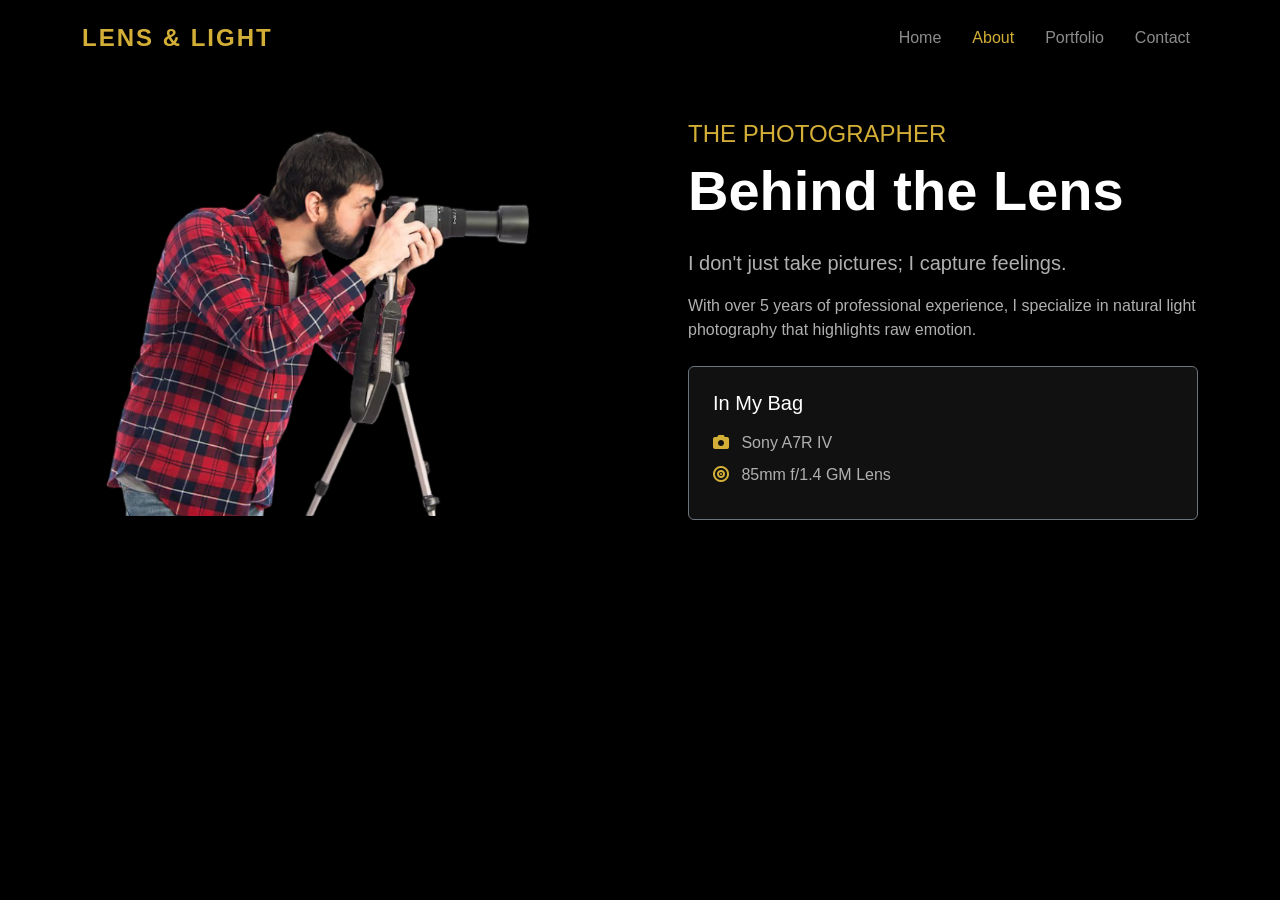
<file: about.html>
<!DOCTYPE html>
<html lang="en">
<head>
    <meta charset="UTF-8">
    <meta name="viewport" content="width=device-width, initial-scale=1.0">
    <title>About | Lens & Light</title>
    <link href="https://cdn.jsdelivr.net/npm/bootstrap@5.3.0/dist/css/bootstrap.min.css" rel="stylesheet">
    <link rel="stylesheet" href="https://cdnjs.cloudflare.com/ajax/libs/font-awesome/6.0.0/css/all.min.css">
    <link rel="stylesheet" href="style.css">
</head>
<body class="bg-black text-white">

    <nav class="navbar navbar-expand-lg navbar-dark fixed-top">
        <div class="container">
            <a class="navbar-brand logo" href="index.html">Lens & Light</a>
            <button class="navbar-toggler" type="button" data-bs-toggle="collapse" data-bs-target="#navbarNav">
                <span class="navbar-toggler-icon"></span>
            </button>
            <div class="collapse navbar-collapse" id="navbarNav">
                <ul class="navbar-nav ms-auto">
                    <li class="nav-item"><a class="nav-link" href="index.html">Home</a></li>
                    <li class="nav-item"><a class="nav-link active" href="about.html">About</a></li>
                    <li class="nav-item"><a class="nav-link" href="blog.html">Portfolio</a></li>
                    <li class="nav-item"><a class="nav-link" href="contact.html">Contact</a></li>
                </ul>
            </div>
        </div>
    </nav>

    <section class="container" style="margin-top: 120px;">
        <div class="row align-items-center">
            <div class="col-lg-6">
                <img src="photographer-taking-photo_1368-3529.png" class="img-fluid rounded shadow-lg mb-4 mb-lg-0">
            </div>
            <div class="col-lg-6 ps-lg-5">
                <h4 class="text-gold text-uppercase">The Photographer</h4>
                <h1 class="display-4 fw-bold mb-4">Behind the Lens</h1>
                <p class="lead text-secondary">I don't just take pictures; I capture feelings.</p>
                <p class="text-secondary">With over 5 years of professional experience, I specialize in natural light photography that highlights raw emotion.</p>
                <div class="mt-4 p-4 rounded border border-secondary" style="background: #111;">
                    <h5 class="text-white mb-3">In My Bag</h5>
                    <ul class="list-unstyled text-secondary mb-0">
                        <li class="mb-2"><i class="fas fa-camera text-gold me-2"></i> Sony A7R IV</li>
                        <li class="mb-2"><i class="fas fa-bullseye text-gold me-2"></i> 85mm f/1.4 GM Lens</li>
                    </ul>
                </div>
            </div>
        </div>
    </section>
    
    <script src="https://cdn.jsdelivr.net/npm/bootstrap@5.3.0/dist/js/bootstrap.bundle.min.js"></script>
    <script type="module" src="script.js"></script>
</body>
</html>
</file>
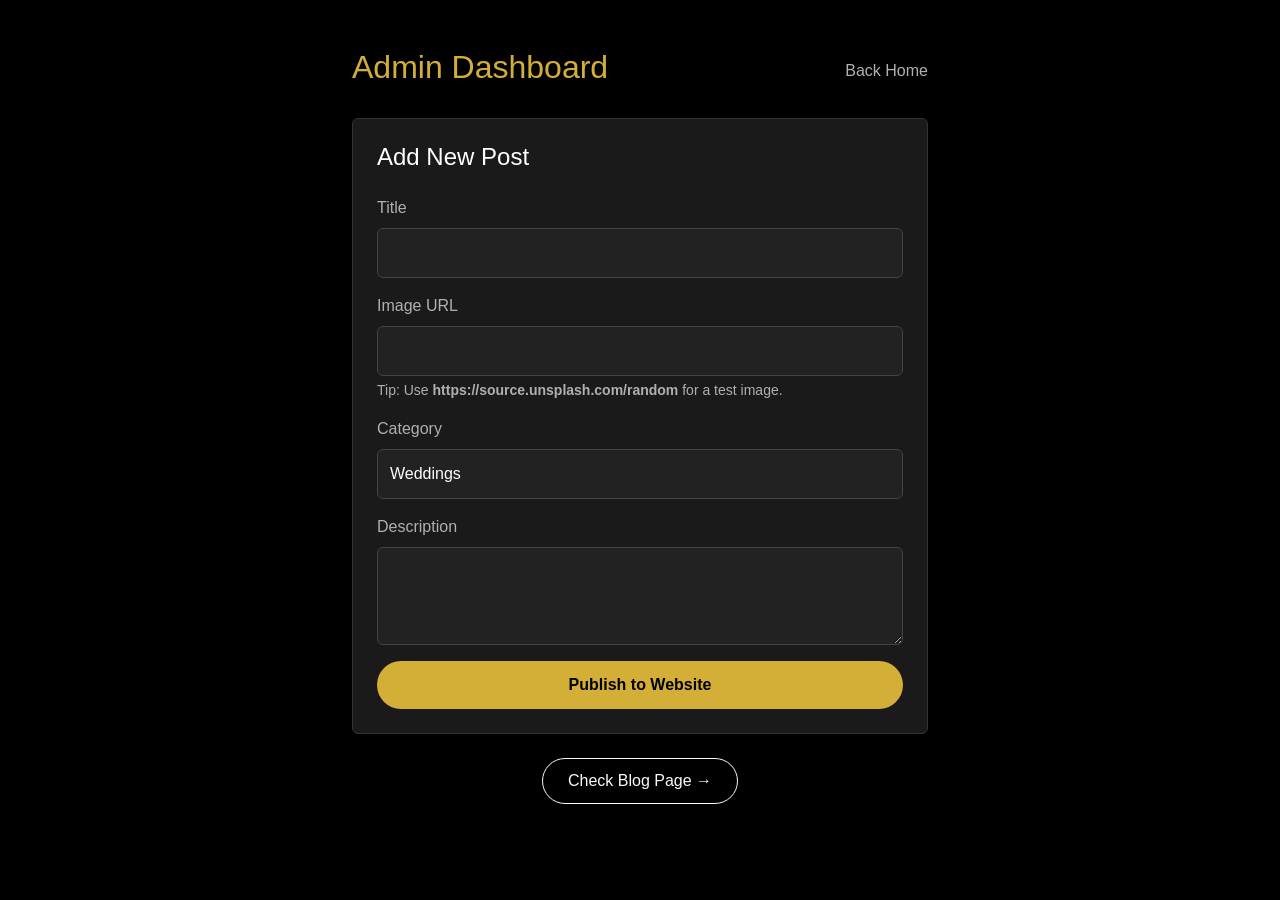
<file: admin.html>
<!DOCTYPE html>
<html lang="en">
<head>
    <meta charset="UTF-8">
    <meta name="viewport" content="width=device-width, initial-scale=1.0">
    <title>Admin Dashboard | Lens & Light</title>
    <link href="https://cdn.jsdelivr.net/npm/bootstrap@5.3.0/dist/css/bootstrap.min.css" rel="stylesheet">
    <link rel="stylesheet" href="style.css">
</head>
<body class="bg-black text-white">

    <div class="container mt-5" style="max-width: 600px;">
        <div class="d-flex justify-content-between align-items-center mb-4">
            <h2 class="text-gold">Admin Dashboard</h2>
            <a href="index.html" class="text-secondary text-decoration-none">Back Home</a>
        </div>
        
        <div class="card p-4">
            <h4 class="text-white mb-4">Add New Post</h4>
            
            <form id="blogForm">
                <div class="mb-3">
                    <label class="form-label text-secondary">Title</label>
                    <input type="text" id="title" class="form-control" placeholder="e.g. Sunset in Bali" required>
                </div>

                <div class="mb-3">
                    <label class="form-label text-secondary">Image URL</label>
                    <input type="url" id="imageUrl" class="form-control" placeholder="https://source.unsplash.com/random" required>
                    <div class="form-text text-secondary">Tip: Use <b>https://source.unsplash.com/random</b> for a test image.</div>
                </div>

                <div class="mb-3">
                    <label class="form-label text-secondary">Category</label>
                    <select id="category" class="form-control">
                        <option>Weddings</option>
                        <option>Portraits</option>
                        <option>Naturee</option>
                        <option>Events</option>
                    </select>
                </div>

                <div class="mb-3">
                    <label class="form-label text-secondary">Description</label>
                    <textarea id="desc" class="form-control" rows="3" required></textarea>
                </div>

                <button type="submit" class="btn btn-gold w-100">Publish to Website</button>
            </form>
        </div>
        
        <div class="text-center mt-4">
            <a href="blog.html" class="btn btn-outline-light">Check Blog Page &rarr;</a>
        </div>
    </div>

    <script src="script.js"></script>
</body>
</html>
</file>
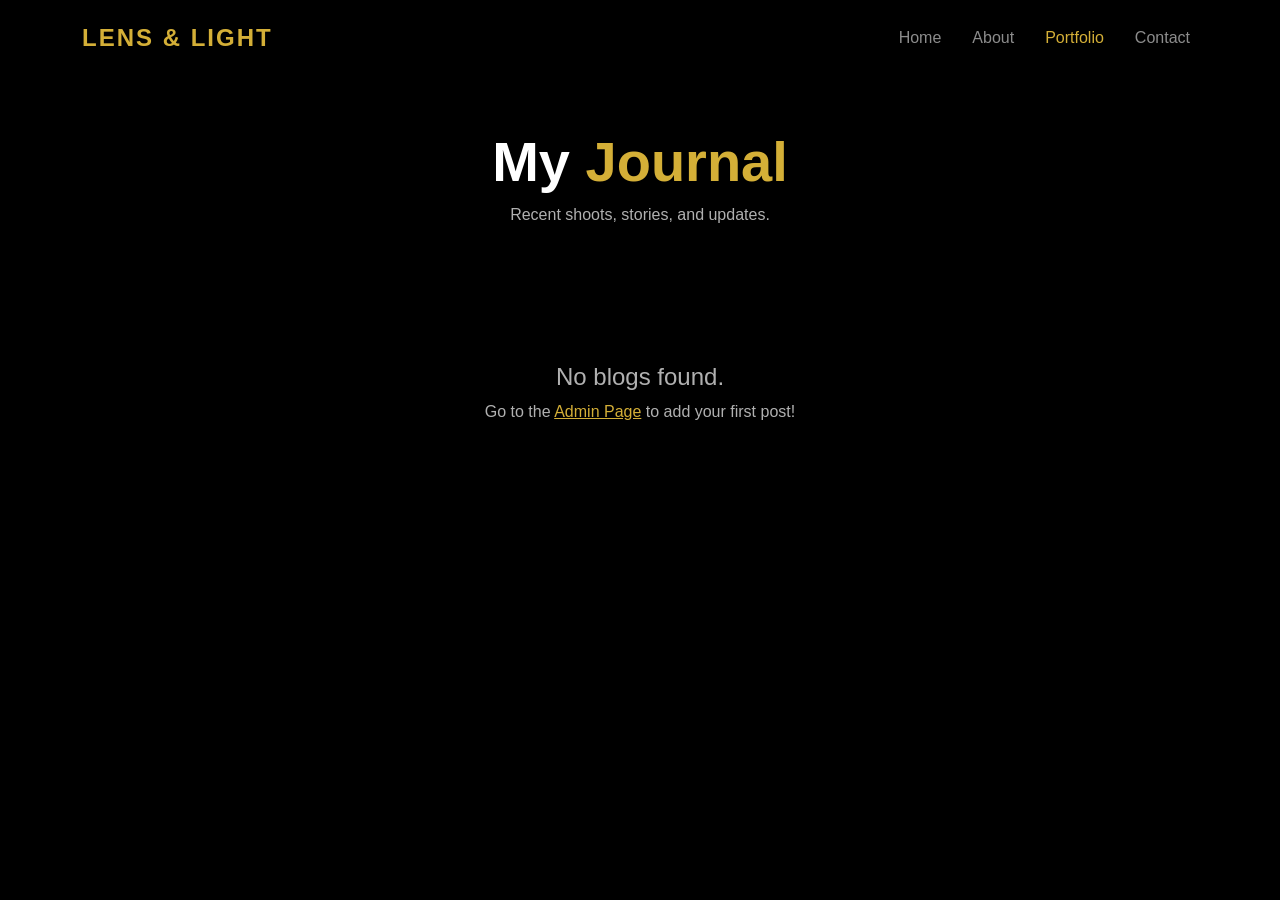
<file: blog.html>
<!DOCTYPE html>
<html lang="en">
<head>
    <meta charset="UTF-8">
    <meta name="viewport" content="width=device-width, initial-scale=1.0">
    <title>Portfolio | Lens & Light</title>
    <link href="https://cdn.jsdelivr.net/npm/bootstrap@5.3.0/dist/css/bootstrap.min.css" rel="stylesheet">
    <link rel="stylesheet" href="style.css">
</head>
<body class="bg-black text-white">

    <nav class="navbar navbar-expand-lg navbar-dark fixed-top">
        <div class="container">
            <a class="navbar-brand logo" href="index.html">Lens & Light</a>
            <button class="navbar-toggler" type="button" data-bs-toggle="collapse" data-bs-target="#navbarNav">
                <span class="navbar-toggler-icon"></span>
            </button>
            <div class="collapse navbar-collapse" id="navbarNav">
                <ul class="navbar-nav ms-auto">
                    <li class="nav-item"><a class="nav-link" href="index.html">Home</a></li>
                    <li class="nav-item"><a class="nav-link" href="about.html">About</a></li>
                    <li class="nav-item"><a class="nav-link active" href="blog.html">Portfolio</a></li>
                    <li class="nav-item"><a class="nav-link" href="contact.html">Contact</a></li>
                </ul>
            </div>
        </div>
    </nav>

    <header class="py-5 text-center" style="margin-top: 80px;">
        <div class="container">
            <h1 class="display-4 fw-bold">My <span class="text-gold">Journal</span></h1>
            <p class="text-secondary">Recent shoots, stories, and updates.</p>
        </div>
    </header>

    <section class="container py-4">
        <div class="row g-4" id="blogContainer">
            </div>
    </section>

    <script src="https://cdn.jsdelivr.net/npm/bootstrap@5.3.0/dist/js/bootstrap.bundle.min.js"></script>
    <script src="script.js"></script>
</body>
</html>
</file>
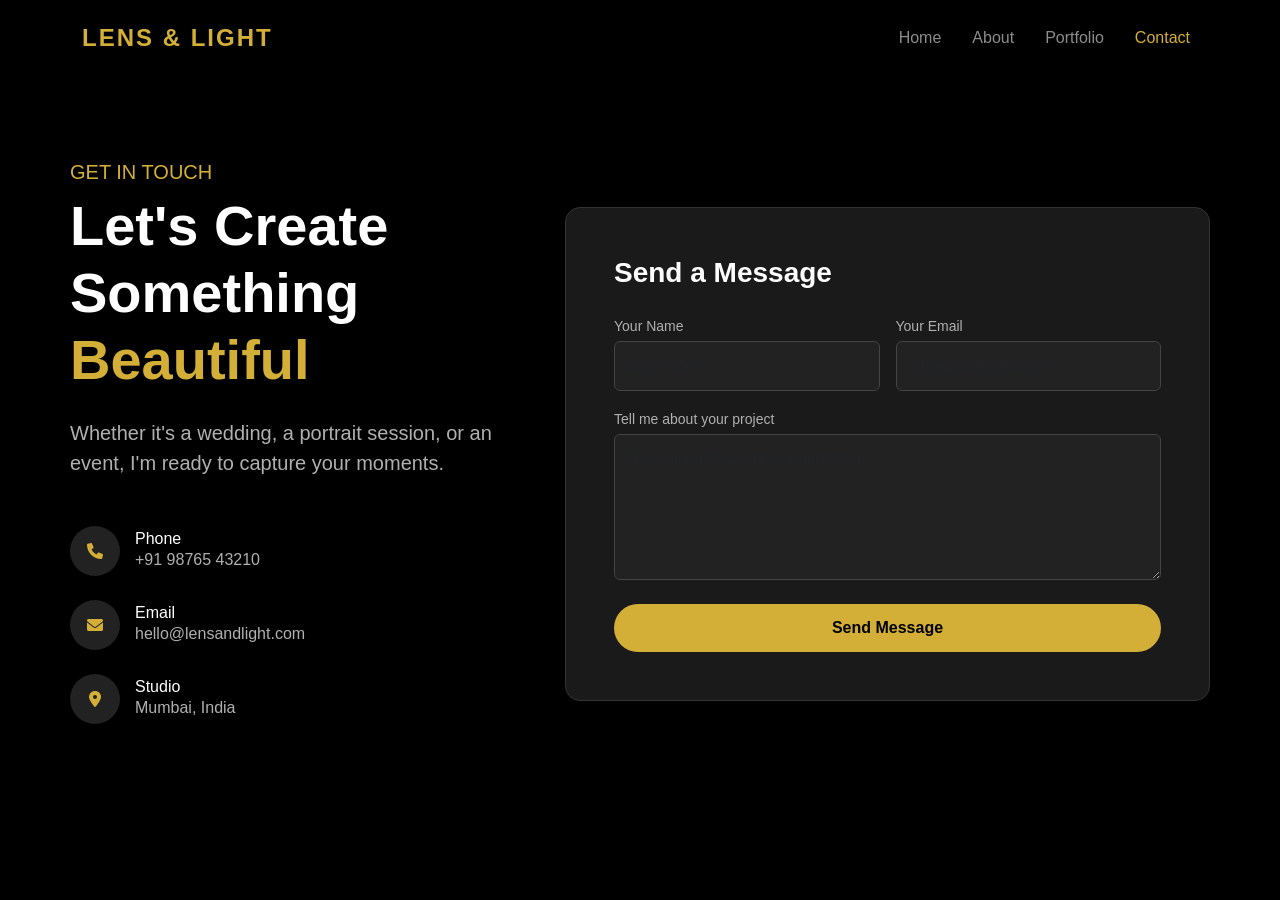
<file: contact.html>
<!DOCTYPE html>
<html lang="en">
<head>
    <meta charset="UTF-8">
    <meta name="viewport" content="width=device-width, initial-scale=1.0">
    <title>Contact | Lens & Light</title>
    <link href="https://cdn.jsdelivr.net/npm/bootstrap@5.3.0/dist/css/bootstrap.min.css" rel="stylesheet">
    <link rel="stylesheet" href="https://cdnjs.cloudflare.com/ajax/libs/font-awesome/6.0.0/css/all.min.css">
    <link rel="stylesheet" href="style.css">
</head>
<body class="bg-black text-white">

    <nav class="navbar navbar-expand-lg navbar-dark fixed-top">
        <div class="container">
            <a class="navbar-brand logo" href="index.html">Lens & Light</a>
            <button class="navbar-toggler" type="button" data-bs-toggle="collapse" data-bs-target="#navbarNav">
                <span class="navbar-toggler-icon"></span>
            </button>
            <div class="collapse navbar-collapse" id="navbarNav">
                <ul class="navbar-nav ms-auto">
                    <li class="nav-item"><a class="nav-link" href="index.html">Home</a></li>
                    <li class="nav-item"><a class="nav-link" href="about.html">About</a></li>
                    <li class="nav-item"><a class="nav-link" href="blog.html">Portfolio</a></li>
                    <li class="nav-item"><a class="nav-link active" href="contact.html">Contact</a></li>
                </ul>
            </div>
        </div>
    </nav>

    <section class="container contact-section" style="margin-top: 80px;">
        <div class="row align-items-center g-5">
            <div class="col-lg-5">
                <h5 class="text-gold text-uppercase letter-spacing-2">Get in Touch</h5>
                <h1 class="display-4 fw-bold mb-4">Let's Create <br>Something <span class="text-gold">Beautiful</span></h1>
                <p class="lead text-secondary mb-5">Whether it's a wedding, a portrait session, or an event, I'm ready to capture your moments.</p>
                
                <div class="d-flex align-items-center mb-4">
                    <div class="contact-icon-box"><i class="fas fa-phone"></i></div>
                    <div><h6 class="mb-0 text-white">Phone</h6><p class="text-secondary mb-0">+91 98765 43210</p></div>
                </div>
                
                <div class="d-flex align-items-center mb-4">
                    <div class="contact-icon-box"><i class="fas fa-envelope"></i></div>
                    <div><h6 class="mb-0 text-white">Email</h6><p class="text-secondary mb-0">hello@lensandlight.com</p></div>
                </div>

                <div class="d-flex align-items-center mb-4">
                    <div class="contact-icon-box"><i class="fas fa-map-marker-alt"></i></div>
                    <div><h6 class="mb-0 text-white">Studio</h6><p class="text-secondary mb-0">Mumbai, India</p></div>
                </div>
            </div>

            <div class="col-lg-7">
                <div class="contact-card p-5 shadow-lg">
                    <h3 class="fw-bold mb-4">Send a Message</h3>
                    <form id="contactForm">
                        <div class="row g-3">
                            <div class="col-md-6">
                                <label class="text-secondary small mb-1">Your Name</label>
                                <input type="text" id="name" class="form-control" placeholder="John Doe" required>
                            </div>
                            <div class="col-md-6">
                                <label class="text-secondary small mb-1">Your Email</label>
                                <input type="email" id="email" class="form-control" placeholder="john@example.com" required>
                            </div>
                            <div class="col-12">
                                <label class="text-secondary small mb-1">Tell me about your project</label>
                                <textarea id="message" class="form-control" rows="5" placeholder="I'm looking for a photographer for..." required></textarea>
                            </div>
                            <div class="col-12 mt-4">
                                <button type="submit" class="btn btn-gold w-100">Send Message</button>
                            </div>
                        </div>
                    </form>
                </div>
            </div>
        </div>
    </section>

    <script src="https://cdn.jsdelivr.net/npm/bootstrap@5.3.0/dist/js/bootstrap.bundle.min.js"></script>
    <script src="script.js"></script>
</body>
</html>
</file>
<file: style.css>
/* --- GLOBAL STYLES --- */
body {
    background-color: #111;
    color: #eee;
    font-family: 'Segoe UI', sans-serif;
    overflow-x: hidden;
}

.bg-black { background-color: #000 !important; }
.text-gold { color: #d4af37; }
.text-secondary { color: #b0b0b0 !important; }

/* --- NAVBAR --- */
.navbar {
    transition: all 0.3s ease;
    padding: 15px 0;
    z-index: 1000;
}
.navbar.shadow {
    background-color: rgba(0, 0, 0, 0.95) !important;
    padding: 10px 0;
    box-shadow: 0 4px 10px rgba(0,0,0,0.5);
}
.logo {
    color: #d4af37 !important;
    font-weight: 700;
    letter-spacing: 2px;
    font-size: 1.5rem;
    text-transform: uppercase;
}
.nav-link {
    font-size: 1rem;
    margin-left: 15px;
    font-weight: 500;
    transition: color 0.3s;
}
.nav-link:hover, .nav-link.active { color: #d4af37 !important; }

/* --- BUTTONS --- */
.btn-gold {
    background-color: #d4af37;
    color: #000;
    font-weight: 600;
    border: none;
    padding: 12px 30px;
    border-radius: 50px;
    transition: transform 0.2s, background-color 0.2s;
}
.btn-gold:hover {
    background-color: #fff;
    transform: translateY(-3px);
    box-shadow: 0 5px 15px rgba(212, 175, 55, 0.4);
}
.btn-outline-light {
    border-radius: 50px;
    padding: 10px 25px;
}

/* --- HERO SECTION --- */
.hero-section {
    min-height: 100vh;
    padding-top: 80px;
    background: radial-gradient(circle at 70% 50%, #222 0%, #000 70%);
    display: flex;
    align-items: center;
}
.hero-img {
    max-height: 85vh;
    filter: drop-shadow(0 0 20px rgba(0,0,0,0.8));
    mask-image: linear-gradient(to bottom, black 80%, transparent 100%);
}

/* --- CARDS & GALLERY --- */
.card {
    background-color: #1a1a1a;
    border: 1px solid #333;
    transition: transform 0.3s;
}
.card:hover {
    transform: translateY(-5px);
    border-color: #d4af37;
}
.gallery-card {
    position: relative;
    border-radius: 10px;
    overflow: hidden;
}
.gallery-card img {
    width: 100%;
    height: 350px;
    object-fit: cover;
    transition: transform 0.5s;
}
.gallery-card:hover img { transform: scale(1.05); }
.overlay {
    background: linear-gradient(to top, rgba(0,0,0,0.9), transparent);
    width: 100%;
    padding: 20px;
}

/* --- CONTACT FORM --- */
.contact-section {
    position: relative;
    padding: 80px 0;
}
.contact-card {
    background: #1a1a1a;
    border: 1px solid #333;
    border-radius: 15px;
    overflow: hidden;
}
.form-control {
    background-color: #222;
    border: 1px solid #444;
    color: #fff;
    padding: 12px;
}
.form-control:focus {
    background-color: #333;
    border-color: #d4af37;
    color: #fff;
    box-shadow: none;
}
.contact-icon-box {
    width: 50px;
    height: 50px;
    background: #222;
    border-radius: 50%;
    display: flex;
    align-items: center;
    justify-content: center;
    color: #d4af37;
    margin-right: 15px;
}
/* --- MOBILE NAVBAR IMPROVEMENTS --- */
@media (max-width: 991px) {
    /* Solid black background when menu is open on mobile */
    .navbar-collapse {
        background-color: rgba(0, 0, 0, 0.95);
        padding: 20px;
        border-radius: 0 0 15px 15px; /* Rounded bottom corners */
        border-bottom: 1px solid #333;
        position: absolute; /* Detaches menu so it doesn't push content down */
        top: 100%;
        left: 0;
        right: 0;
    }

    /* Center text and add spacing for touch targets */
    .navbar-nav .nav-link {
        margin-left: 0; /* Reset desktop margin */
        margin-bottom: 15px;
        text-align: center;
        font-size: 1.1rem;
        border-bottom: 1px solid rgba(255, 255, 255, 0.05); /* Subtle divider */
        padding-bottom: 10px;
    }

    /* Remove border from the last item */
    .navbar-nav .nav-item:last-child .nav-link {
        border-bottom: none;
        margin-bottom: 0;
    }
}
</file>
